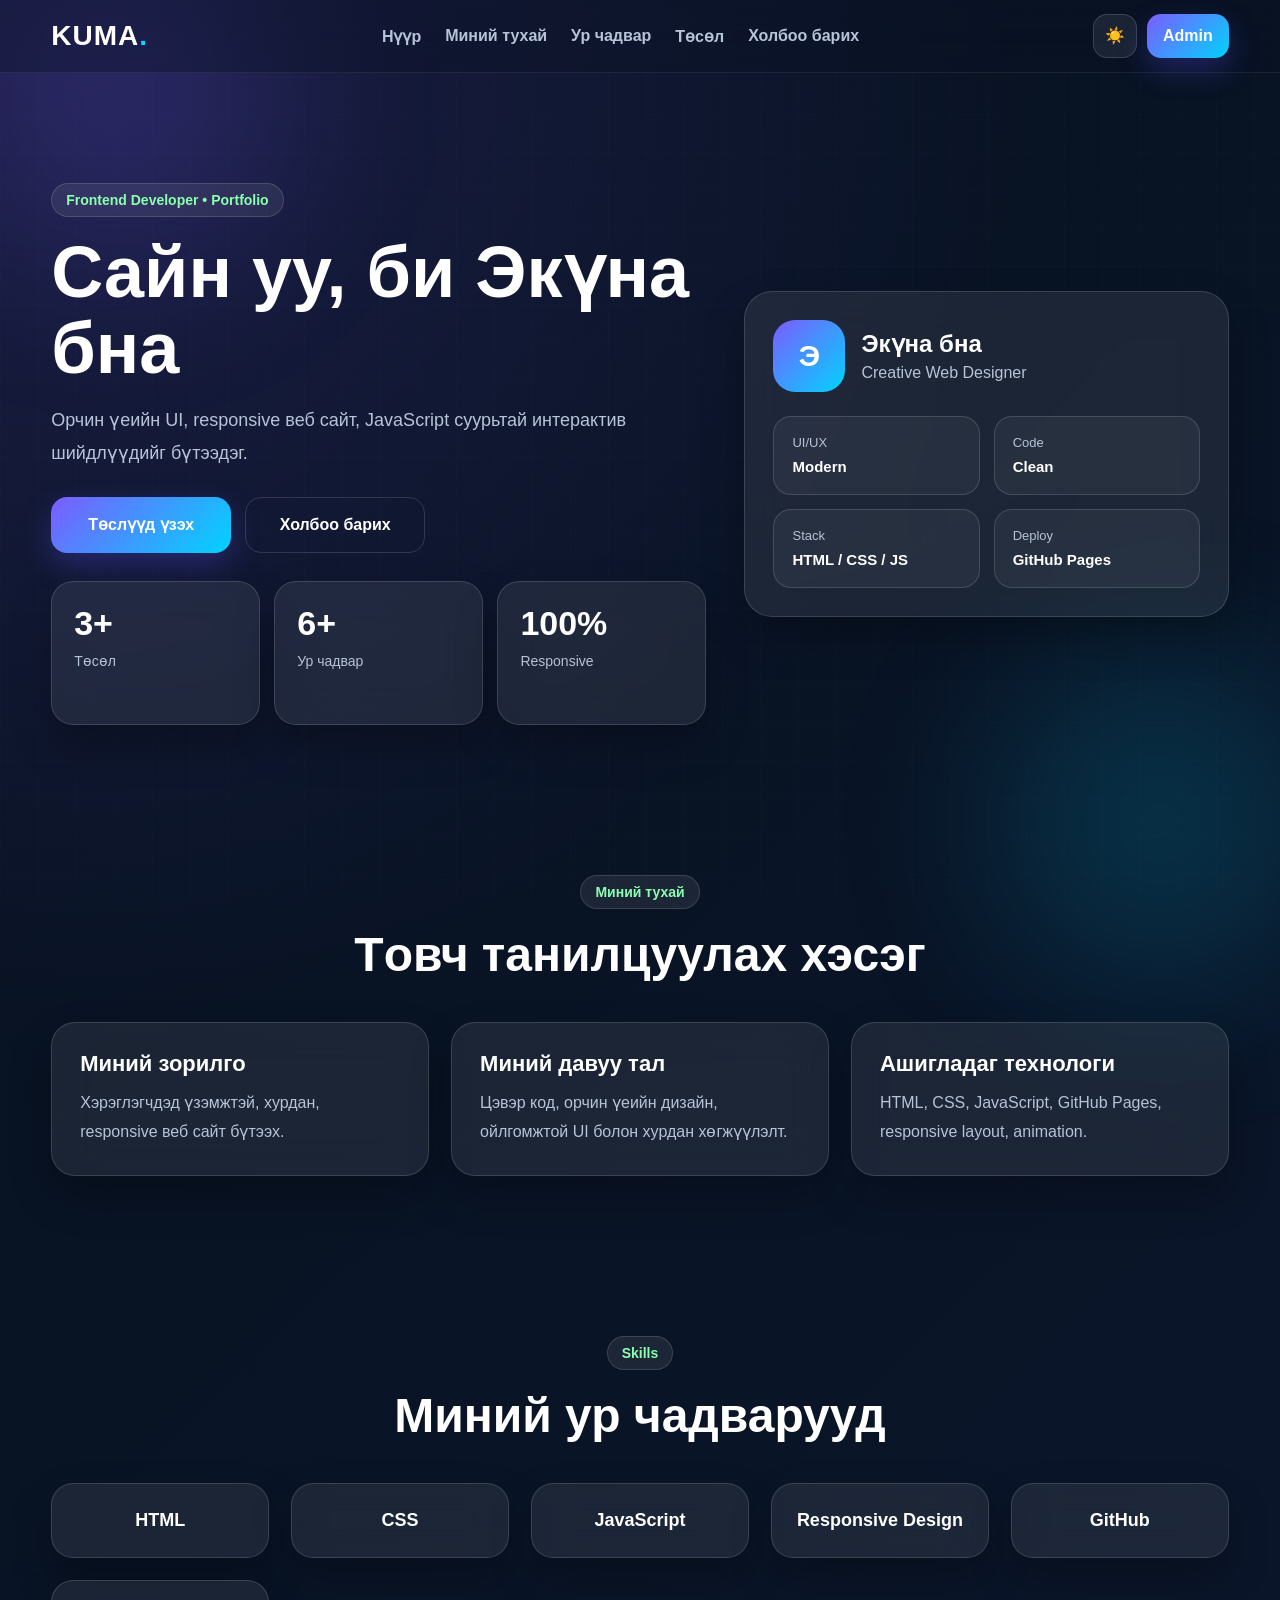
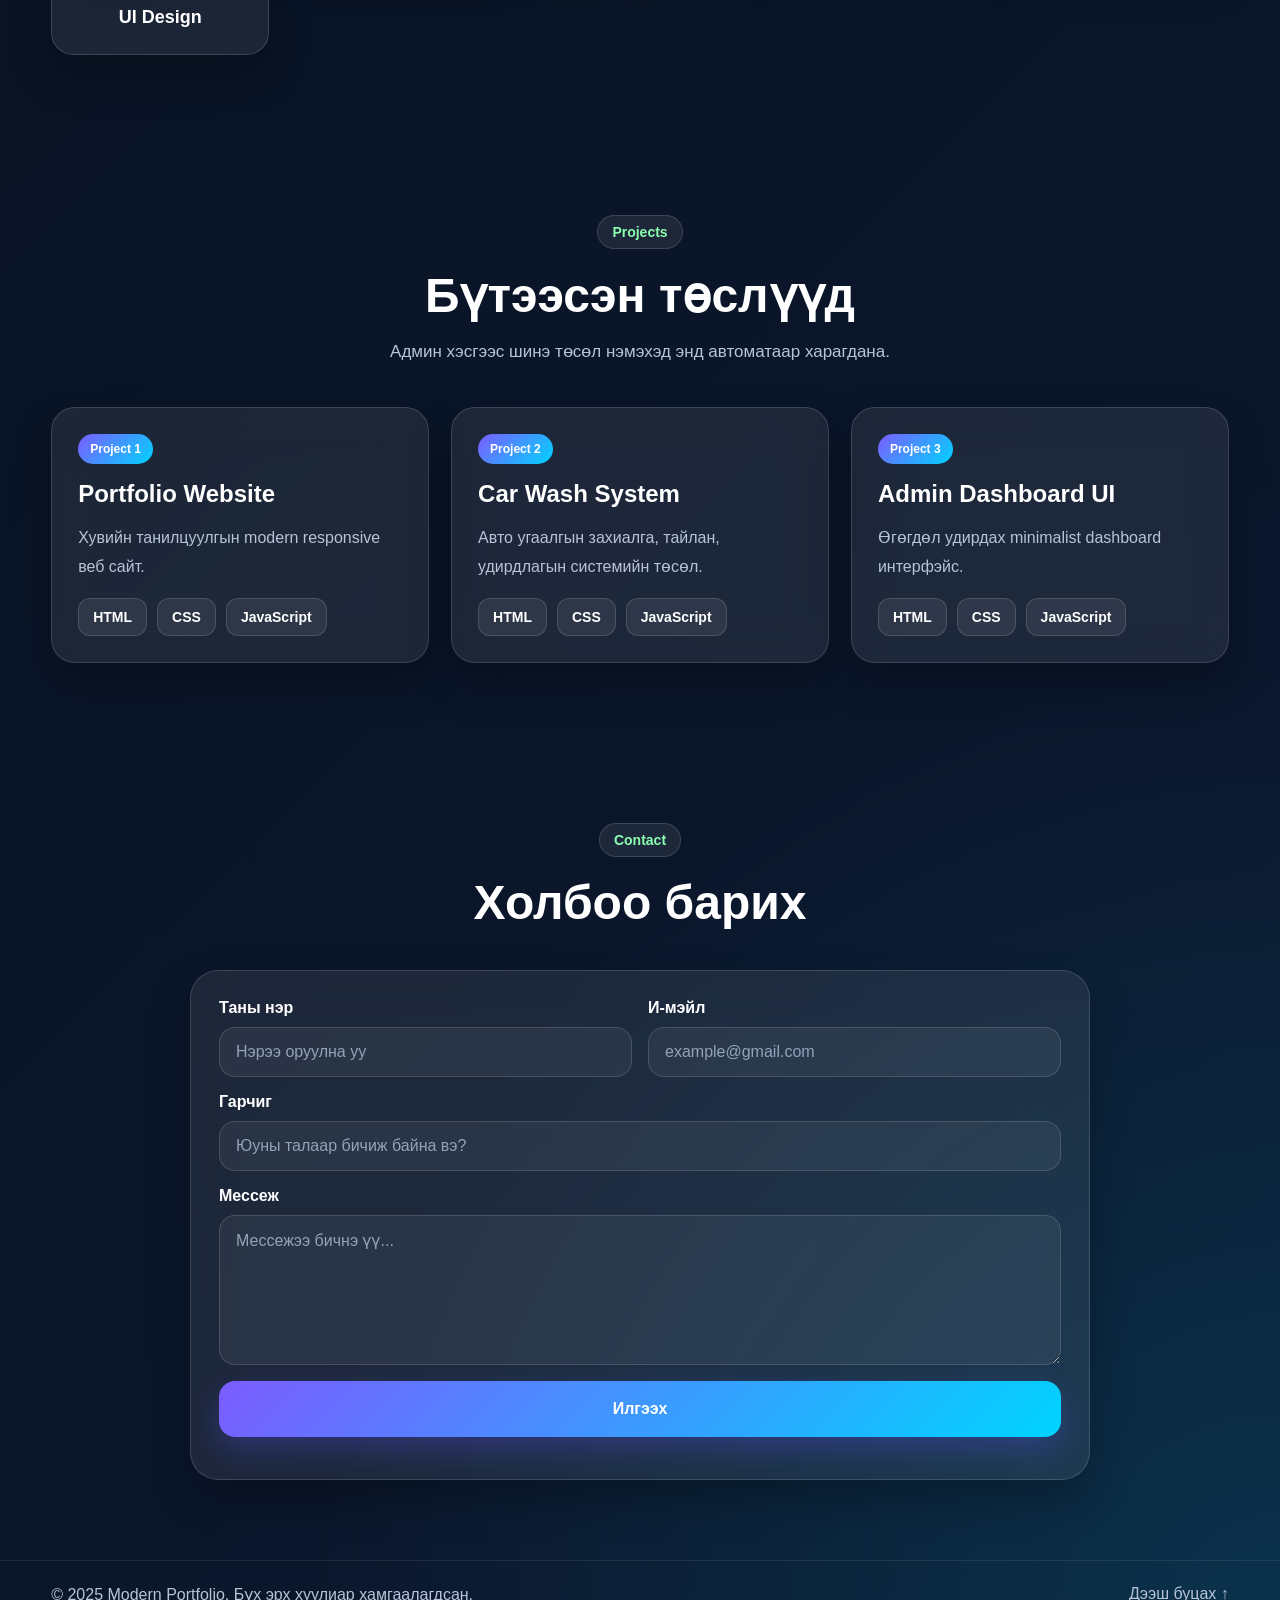
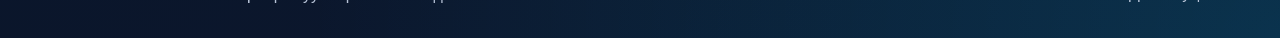
<file: index.html>
<!DOCTYPE html>
<html lang="mn">
<head>
  <meta charset="UTF-8" />
  <meta name="viewport" content="width=device-width, initial-scale=1.0" />
  <title>Modern Portfolio</title>
  <link rel="stylesheet" href="assets/style.css" />
</head>
<body>
  <div class="bg-blur blur-1"></div>
  <div class="bg-blur blur-2"></div>
  <div class="bg-grid"></div>

  <header class="site-header">
    <div class="container nav">
      <a href="#home" class="logo">KUMA<span>.</span></a>

      <nav>
        <ul class="nav-list" id="navMenu"></ul>
      </nav>

      <div class="nav-actions">
        <button id="themeToggle" class="icon-btn" title="Theme солих">☀️</button>
        <a href="admin.html" class="primary-btn small-btn">Admin</a>
      </div>
    </div>
  </header>

  <main>
    <section class="hero-section" id="home">
      <div class="container hero-grid">
        <div class="hero-left reveal">
          <span class="badge">Frontend Developer • Portfolio</span>
          <h1 id="heroTitle">Сайн уу, би Экүна</h1>
          <p id="heroText">
            Орчин үеийн UI, responsive веб сайт, JavaScript суурьтай интерактив
            шийдлүүдийг бүтээдэг.
          </p>

          <div class="hero-buttons">
            <a href="#projects" class="primary-btn hero-btn">Төслүүд үзэх</a>
            <a href="#contact" class="secondary-btn hero-btn">Холбоо барих</a>
          </div>

          <div class="stats">
            <div class="stat-card glass">
              <h3 id="projectCount">0+</h3>
              <p>Төсөл</p>
            </div>
            <div class="stat-card glass">
              <h3 id="skillCount">0+</h3>
              <p>Ур чадвар</p>
            </div>
            <div class="stat-card glass">
              <h3>100%</h3>
              <p>Responsive</p>
            </div>
          </div>
        </div>

        <div class="hero-right reveal">
          <div class="profile-card glass">
            <div class="profile-top">
              <div class="profile-avatar">Э</div>
              <div>
                <h3 id="profileName">Экүна</h3>
                <p>Creative Web Designer</p>
              </div>
            </div>

            <div class="profile-boxes">
              <div class="mini-box">
                <span>UI/UX</span>
                <strong>Modern</strong>
              </div>
              <div class="mini-box">
                <span>Code</span>
                <strong>Clean</strong>
              </div>
              <div class="mini-box">
                <span>Stack</span>
                <strong>HTML / CSS / JS</strong>
              </div>
              <div class="mini-box">
                <span>Deploy</span>
                <strong>GitHub Pages</strong>
              </div>
            </div>
          </div>
        </div>
      </div>
    </section>

    <section class="section" id="about">
      <div class="container">
        <div class="section-head reveal">
          <span class="section-tag">Миний тухай</span>
          <h2>Tовч танилцуулах хэсэг</h2>
         
        </div>

        <div class="about-grid">
          <div class="about-card glass reveal">
            <h3>Миний зорилго</h3>
            <p>Хэрэглэгчдэд үзэмжтэй, хурдан, responsive веб сайт бүтээх.</p>
          </div>

          <div class="about-card glass reveal">
            <h3>Миний давуу тал</h3>
            <p>Цэвэр код, орчин үеийн дизайн, ойлгомжтой UI болон хурдан хөгжүүлэлт.</p>
          </div>

          <div class="about-card glass reveal">
            <h3>Ашигладаг технологи</h3>
            <p>HTML, CSS, JavaScript, GitHub Pages, responsive layout, animation.</p>
          </div>
        </div>
      </div>
    </section>

    <section class="section" id="skills">
      <div class="container">
        <div class="section-head reveal">
          <span class="section-tag">Skills</span>
          <h2>Миний ур чадварууд</h2>
        </div>

        <div class="skills-grid" id="skillsGrid"></div>
      </div>
    </section>

    <section class="section" id="projects">
      <div class="container">
        <div class="section-head reveal">
          <span class="section-tag">Projects</span>
          <h2>Бүтээсэн төслүүд</h2>
          <p>Админ хэсгээс шинэ төсөл нэмэхэд энд автоматаар харагдана.</p>
        </div>

        <div class="projects-grid" id="projectsGrid"></div>
      </div>
    </section>

    <section class="section" id="contact">
      <div class="container contact-container">
        <div class="section-head reveal">
          <span class="section-tag">Contact</span>
          <h2>Холбоо барих</h2>
        </div>

        <form id="contactForm" class="contact-form glass reveal">
          <div class="form-row">
            <div class="form-group">
              <label>Таны нэр</label>
              <input type="text" placeholder="Нэрээ оруулна уу" required />
            </div>

            <div class="form-group">
              <label>И-мэйл</label>
              <input type="email" placeholder="example@gmail.com" required />
            </div>
          </div>

          <div class="form-group">
            <label>Гарчиг</label>
            <input type="text" placeholder="Юуны талаар бичиж байна вэ?" required />
          </div>

          <div class="form-group">
            <label>Мессеж</label>
            <textarea placeholder="Мессежээ бичнэ үү..." required></textarea>
          </div>

          <button type="submit" class="primary-btn full-btn">Илгээх</button>
          <p id="contactMessage" class="form-message"></p>
        </form>
      </div>
    </section>
  </main>

  <footer class="site-footer">
    <div class="container footer-inner">
      <p>© 2025 Modern Portfolio. Бүх эрх хуулиар хамгаалагдсан.</p>
      <a href="#home">Дээш буцах ↑</a>
    </div>
  </footer>

  <script src="assets/script.js"></script>
</body>
</html>
</file>
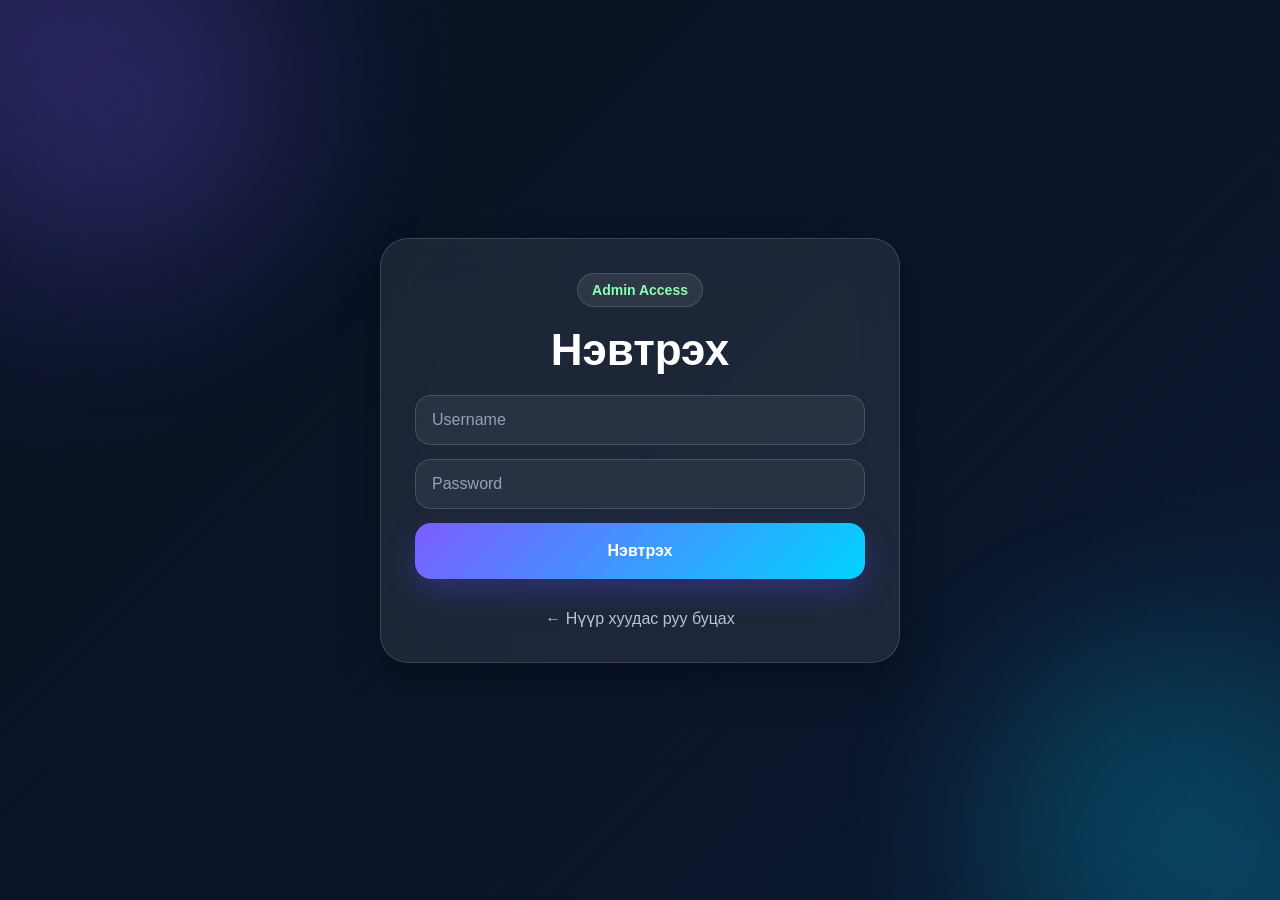
<file: admin.html>
<!DOCTYPE html>
<html lang="mn">
<head>
  <meta charset="UTF-8" />
  <meta name="viewport" content="width=device-width, initial-scale=1.0" />
  <title>Admin Dashboard</title>
  <link rel="stylesheet" href="assets/style.css" />
</head>
<body class="admin-body">
  <div class="bg-blur blur-1"></div>
  <div class="bg-blur blur-2"></div>

  <div class="admin-login-wrap" id="loginWrapper">
    <div class="admin-login-card glass">
      <span class="section-tag">Admin Access</span>
      <h1>Нэвтрэх</h1>

      <form id="loginForm" class="stack-form">
        <input type="text" id="username" placeholder="Username" required />
        <input type="password" id="password" placeholder="Password" required />
        <button type="submit" class="primary-btn full-btn">Нэвтрэх</button>
      </form>

      <p class="hint-text"></p>
      <p id="loginError" class="error-text"></p>
      <a href="index.html" class="back-link">← Нүүр хуудас руу буцах</a>
    </div>
  </div>

  <div class="admin-panel hidden" id="adminPanel">
    <header class="admin-header">
      <div class="container admin-header-inner">
        <div>
          <span class="section-tag">ADMIN</span>
          <h1>Админ удирдлага</h1>
        </div>

        <div class="admin-actions">
          <a href="index.html" class="secondary-btn">Сайтыг харах</a>
          <button id="logoutBtn" class="danger-btn">Гарах</button>
        </div>
      </div>
    </header>

    <main class="container admin-grid">
      <section class="admin-card glass">
        <h2>Цэс удирдах</h2>
        <form id="menuForm" class="stack-form">
          <input type="text" id="menuName" placeholder="Цэсний нэр" required />
          <input type="text" id="menuLink" placeholder="#about эсвэл #projects" required />
          <button type="submit" class="primary-btn full-btn">Нэмэх</button>
        </form>

        <div class="table-wrap">
          <table>
            <thead>
              <tr>
                <th>Нэр</th>
                <th>Холбоос</th>
                <th>Үйлдэл</th>
              </tr>
            </thead>
            <tbody id="menuTableBody"></tbody>
          </table>
        </div>
      </section>

      <section class="admin-card glass">
        <h2>Ур чадвар удирдах</h2>
        <form id="skillForm" class="stack-form">
          <input type="text" id="skillName" placeholder="Жишээ: React" required />
          <button type="submit" class="primary-btn full-btn">Нэмэх</button>
        </form>

        <div class="table-wrap">
          <table>
            <thead>
              <tr>
                <th>Ур чадвар</th>
                <th>Үйлдэл</th>
              </tr>
            </thead>
            <tbody id="skillTableBody"></tbody>
          </table>
        </div>
      </section>

      <section class="admin-card glass">
        <h2>Төсөл удирдах</h2>
        <form id="projectForm" class="stack-form">
          <input type="text" id="projectTitle" placeholder="Төслийн нэр" required />
          <textarea id="projectDesc" placeholder="Төслийн тайлбар" required></textarea>
          <button type="submit" class="primary-btn full-btn">Нэмэх</button>
        </form>

        <div class="table-wrap">
          <table>
            <thead>
              <tr>
                <th>Нэр</th>
                <th>Тайлбар</th>
                <th>Үйлдэл</th>
              </tr>
            </thead>
            <tbody id="projectTableBody"></tbody>
          </table>
        </div>
      </section>

      <section class="admin-card glass">
        <h2>Нүүр хэсэг өөрчлөх</h2>
        <form id="heroForm" class="stack-form">
          <input type="text" id="heroTitleInput" placeholder="Гарчиг" required />
          <textarea id="heroTextInput" placeholder="Тайлбар текст" required></textarea>
          <button type="submit" class="primary-btn full-btn">Хадгалах</button>
        </form>
      </section>
    </main>
  </div>

  <script src="assets/script.js"></script>
</body>
</html>
</file>
<file: assets/style.css>
:root {
  --bg: #07111f;
  --bg-2: #0c1830;
  --card: rgba(255, 255, 255, 0.08);
  --border: rgba(255, 255, 255, 0.14);
  --text: #ffffff;
  --muted: #b7c3d7;
  --primary: #7c5cff;
  --primary-2: #00d4ff;
  --accent: #8bffb0;
  --danger: #ff5f7a;
  --shadow: 0 20px 40px rgba(0, 0, 0, 0.25);
}

body.light-mode {
  --bg: #eef3ff;
  --bg-2: #dfe9ff;
  --card: rgba(255, 255, 255, 0.55);
  --border: rgba(50, 70, 120, 0.14);
  --text: #101828;
  --muted: #475467;
  --primary: #5b4bff;
  --primary-2: #009dff;
  --accent: #00b86b;
  --danger: #e54864;
  --shadow: 0 18px 35px rgba(80, 100, 140, 0.14);
}

* {
  margin: 0;
  padding: 0;
  box-sizing: border-box;
}

html {
  scroll-behavior: smooth;
}

body {
  font-family: Inter, Arial, sans-serif;
  background:
    radial-gradient(circle at top left, rgba(124, 92, 255, 0.18), transparent 30%),
    radial-gradient(circle at bottom right, rgba(0, 212, 255, 0.14), transparent 28%),
    linear-gradient(135deg, var(--bg), var(--bg-2));
  color: var(--text);
  min-height: 100vh;
  overflow-x: hidden;
}

a {
  text-decoration: none;
  color: inherit;
}

button,
input,
textarea {
  font: inherit;
}

.container {
  width: min(1180px, 92%);
  margin: 0 auto;
}

.bg-grid {
  position: fixed;
  inset: 0;
  background-image:
    linear-gradient(rgba(255,255,255,0.035) 1px, transparent 1px),
    linear-gradient(90deg, rgba(255,255,255,0.035) 1px, transparent 1px);
  background-size: 38px 38px;
  pointer-events: none;
  opacity: 0.35;
  z-index: -2;
}

.bg-blur {
  position: fixed;
  width: 320px;
  height: 320px;
  border-radius: 50%;
  filter: blur(90px);
  opacity: 0.55;
  z-index: -1;
}

.blur-1 {
  top: -60px;
  left: -40px;
  background: rgba(124, 92, 255, 0.35);
}

.blur-2 {
  bottom: -80px;
  right: -40px;
  background: rgba(0, 212, 255, 0.3);
}

.glass {
  background: var(--card);
  backdrop-filter: blur(20px);
  -webkit-backdrop-filter: blur(20px);
  border: 1px solid var(--border);
  box-shadow: var(--shadow);
}

.site-header {
  position: sticky;
  top: 0;
  z-index: 100;
  padding: 14px 0;
  backdrop-filter: blur(18px);
  -webkit-backdrop-filter: blur(18px);
  background: rgba(10, 18, 35, 0.35);
  border-bottom: 1px solid rgba(255, 255, 255, 0.07);
}

.nav {
  display: flex;
  align-items: center;
  justify-content: space-between;
  gap: 18px;
}

.logo {
  font-size: 28px;
  font-weight: 800;
  letter-spacing: 1px;
}

.logo span {
  color: var(--primary-2);
}

.nav-list {
  list-style: none;
  display: flex;
  gap: 24px;
  flex-wrap: wrap;
}

.nav-list a {
  color: var(--muted);
  font-weight: 600;
  transition: 0.25s ease;
}

.nav-list a:hover {
  color: var(--text);
}

.nav-actions {
  display: flex;
  align-items: center;
  gap: 10px;
}

.icon-btn,
.primary-btn,
.secondary-btn,
.danger-btn,
.action-btn {
  border: none;
  outline: none;
  cursor: pointer;
  transition: 0.25s ease;
  font-family: inherit;
  font-size: 16px;
  line-height: 1;
  white-space: nowrap;
}

.icon-btn {
  width: 44px;
  height: 44px;
  border-radius: 14px;
  background: var(--card);
  color: var(--text);
  border: 1px solid var(--border);
  display: inline-flex;
  align-items: center;
  justify-content: center;
}

.primary-btn {
  display: inline-flex;
  align-items: center;
  justify-content: center;
  min-height: 56px;
  padding: 0 22px;
  border-radius: 16px;
  background: linear-gradient(135deg, var(--primary), var(--primary-2));
  color: white;
  font-weight: 700;
  box-shadow: 0 12px 30px rgba(92, 84, 255, 0.28);
  text-align: center;
  overflow: hidden;
}

.secondary-btn {
  display: inline-flex;
  align-items: center;
  justify-content: center;
  min-height: 52px;
  padding: 0 22px;
  border-radius: 16px;
  background: transparent;
  color: var(--text);
  border: 1px solid var(--border);
  font-weight: 700;
}

.danger-btn {
  display: inline-flex;
  align-items: center;
  justify-content: center;
  min-height: 52px;
  padding: 0 22px;
  border-radius: 16px;
  background: linear-gradient(135deg, #ff5577, var(--danger));
  color: white;
  font-weight: 700;
}

.action-btn {
  display: inline-flex;
  align-items: center;
  justify-content: center;
  min-height: 42px;
  padding: 0 14px;
  border-radius: 10px;
  font-weight: 700;
}

.hero-btn {
  min-width: 180px;
}

.small-btn {
  min-height: 44px;
  padding: 0 16px;
  border-radius: 14px;
}

.full-btn {
  width: 100%;
}

.primary-btn:hover,
.secondary-btn:hover,
.danger-btn:hover,
.icon-btn:hover,
.action-btn:hover {
  transform: translateY(-2px);
  opacity: 0.95;
}

.hero-section {
  padding: 110px 0 70px;
}

.hero-grid {
  display: grid;
  grid-template-columns: 1.15fr 0.85fr;
  gap: 38px;
  align-items: center;
}

.badge,
.section-tag {
  display: inline-flex;
  align-items: center;
  padding: 8px 14px;
  border-radius: 999px;
  background: rgba(255, 255, 255, 0.08);
  border: 1px solid var(--border);
  color: var(--accent);
  font-size: 14px;
  font-weight: 700;
  margin-bottom: 18px;
}

.hero-left h1 {
  font-size: clamp(38px, 7vw, 72px);
  line-height: 1.05;
  margin-bottom: 18px;
}

.hero-left p {
  max-width: 680px;
  font-size: 18px;
  line-height: 1.8;
  color: var(--muted);
  margin-bottom: 28px;
}

.hero-buttons {
  display: flex;
  gap: 14px;
  flex-wrap: wrap;
  margin-bottom: 28px;
}

.stats {
  display: grid;
  grid-template-columns: repeat(3, 1fr);
  gap: 14px;
}

.stat-card {
  padding: 22px;
  border-radius: 22px;
}

.stat-card h3 {
  font-size: 34px;
  margin-bottom: 6px;
}

.stat-card p {
  color: var(--muted);
  font-size: 14px;
}

.profile-card {
  border-radius: 28px;
  padding: 28px;
}

.profile-top {
  display: flex;
  align-items: center;
  gap: 16px;
  margin-bottom: 24px;
}

.profile-avatar {
  width: 72px;
  height: 72px;
  border-radius: 22px;
  background: linear-gradient(135deg, var(--primary), var(--primary-2));
  display: grid;
  place-items: center;
  font-size: 30px;
  font-weight: 800;
  color: white;
}

.profile-top h3 {
  font-size: 24px;
  margin-bottom: 6px;
}

.profile-top p {
  color: var(--muted);
}

.profile-boxes {
  display: grid;
  grid-template-columns: repeat(2, 1fr);
  gap: 14px;
}

.mini-box {
  padding: 18px;
  border-radius: 18px;
  background: rgba(255, 255, 255, 0.05);
  border: 1px solid var(--border);
}

.mini-box span {
  display: block;
  color: var(--muted);
  font-size: 13px;
  margin-bottom: 8px;
}

.mini-box strong {
  font-size: 15px;
}

.section {
  padding: 80px 0;
}

.section-head {
  max-width: 760px;
  margin: 0 auto 40px;
  text-align: center;
}

.section-head h2 {
  font-size: clamp(30px, 4vw, 48px);
  margin-bottom: 14px;
}

.section-head p {
  color: var(--muted);
  line-height: 1.8;
  font-size: 17px;
}

.about-grid,
.skills-grid,
.projects-grid {
  display: grid;
  gap: 22px;
}

.about-grid {
  grid-template-columns: repeat(3, 1fr);
}

.about-card {
  padding: 28px;
  border-radius: 24px;
}

.about-card h3 {
  margin-bottom: 12px;
  font-size: 22px;
}

.about-card p {
  color: var(--muted);
  line-height: 1.8;
}

.skills-grid {
  grid-template-columns: repeat(auto-fit, minmax(180px, 1fr));
}

.skill-card {
  padding: 26px 22px;
  border-radius: 22px;
  text-align: center;
  font-weight: 800;
  font-size: 18px;
  transition: 0.25s ease;
}

.skill-card:hover {
  transform: translateY(-4px) scale(1.01);
}

.projects-grid {
  grid-template-columns: repeat(auto-fit, minmax(280px, 1fr));
}

.project-card {
  padding: 26px;
  border-radius: 24px;
  display: flex;
  flex-direction: column;
  gap: 16px;
}

.project-top {
  display: flex;
  justify-content: space-between;
  align-items: center;
  gap: 12px;
}

.project-tag {
  padding: 8px 12px;
  border-radius: 999px;
  font-size: 12px;
  font-weight: 700;
  color: white;
  background: linear-gradient(135deg, var(--primary), var(--primary-2));
}

.project-card h3 {
  font-size: 24px;
}

.project-card p {
  color: var(--muted);
  line-height: 1.8;
}

.project-footer {
  margin-top: auto;
  display: flex;
  gap: 10px;
  flex-wrap: wrap;
}

.project-link {
  padding: 10px 14px;
  border-radius: 12px;
  background: rgba(255,255,255,0.08);
  border: 1px solid var(--border);
  font-weight: 700;
  font-size: 14px;
}

.contact-container {
  max-width: 900px;
}

.contact-form {
  padding: 28px;
  border-radius: 28px;
}

.form-row {
  display: grid;
  grid-template-columns: 1fr 1fr;
  gap: 16px;
}

.form-group {
  display: flex;
  flex-direction: column;
  gap: 10px;
  margin-bottom: 16px;
}

.form-group label {
  font-weight: 700;
}

input,
textarea {
  width: 100%;
  padding: 15px 16px;
  border-radius: 16px;
  border: 1px solid var(--border);
  background: rgba(255,255,255,0.06);
  color: var(--text);
  outline: none;
}

textarea {
  min-height: 150px;
  resize: vertical;
}

input::placeholder,
textarea::placeholder {
  color: #93a3ba;
}

.form-message {
  margin-top: 14px;
  color: var(--accent);
  font-weight: 700;
}

.site-footer {
  padding: 24px 0 34px;
  border-top: 1px solid rgba(255,255,255,0.08);
}

.footer-inner {
  display: flex;
  justify-content: space-between;
  align-items: center;
  gap: 14px;
  flex-wrap: wrap;
}

.footer-inner p,
.footer-inner a {
  color: var(--muted);
}

.reveal {
  opacity: 0;
  transform: translateY(26px);
  transition: all 0.7s ease;
}

.reveal.show {
  opacity: 1;
  transform: translateY(0);
}

/* ADMIN */
.admin-body {
  min-height: 100vh;
}

.admin-login-wrap {
  min-height: 100vh;
  display: grid;
  place-items: center;
  padding: 20px;
}

.admin-login-card {
  width: min(520px, 100%);
  padding: 34px;
  border-radius: 28px;
  text-align: center;
}

.admin-login-card h1 {
  font-size: 44px;
  margin-bottom: 20px;
}

.stack-form {
  display: flex;
  flex-direction: column;
  gap: 14px;
}

.hint-text {
  color: var(--muted);
  margin-top: 14px;
}

.error-text {
  color: #ff7b92;
  font-weight: 700;
  margin-top: 10px;
}

.back-link {
  display: inline-block;
  margin-top: 16px;
  color: var(--muted);
}

.hidden {
  display: none;
}

.admin-header {
  padding: 34px 0 18px;
}

.admin-header-inner {
  display: flex;
  justify-content: space-between;
  align-items: flex-end;
  gap: 20px;
  flex-wrap: wrap;
}

.admin-header-inner h1 {
  font-size: 44px;
}

.admin-actions {
  display: flex;
  gap: 12px;
  flex-wrap: wrap;
}

.admin-grid {
  display: grid;
  grid-template-columns: 1fr;
  gap: 24px;
  padding-bottom: 60px;
}

.admin-card {
  padding: 28px;
  border-radius: 28px;
  overflow: hidden;
}

.admin-card h2 {
  font-size: 28px;
  margin-bottom: 18px;
}

.table-wrap {
  overflow-x: auto;
  margin-top: 20px;
}

table {
  width: 100%;
  border-collapse: collapse;
  min-width: 620px;
}

thead {
  background: rgba(255,255,255,0.08);
}

th,
td {
  padding: 14px 16px;
  border-bottom: 1px solid rgba(255,255,255,0.08);
  text-align: left;
  vertical-align: middle;
}

.delete-btn {
  background: rgba(255, 95, 122, 0.16);
  color: #ff7a90;
}

table button {
  width: auto;
}

@media (max-width: 980px) {
  .hero-grid,
  .about-grid,
  .form-row {
    grid-template-columns: 1fr;
  }

  .stats,
  .profile-boxes {
    grid-template-columns: 1fr 1fr;
  }

  .nav {
    flex-direction: column;
  }
}

@media (max-width: 640px) {
  .nav-list {
    justify-content: center;
  }

  .hero-section {
    padding-top: 90px;
  }

  .stats,
  .profile-boxes {
    grid-template-columns: 1fr;
  }

  .hero-buttons,
  .nav-actions,
  .admin-actions,
  .footer-inner {
    flex-direction: column;
    align-items: stretch;
  }

  .hero-btn,
  .primary-btn,
  .secondary-btn,
  .danger-btn,
  .icon-btn {
    width: 100%;
  }

  .icon-btn {
    width: 100%;
    height: 48px;
  }

  .admin-header-inner h1,
  .admin-login-card h1 {
    font-size: 34px;
  }

  .section {
    padding: 64px 0;
  }
}
</file>
